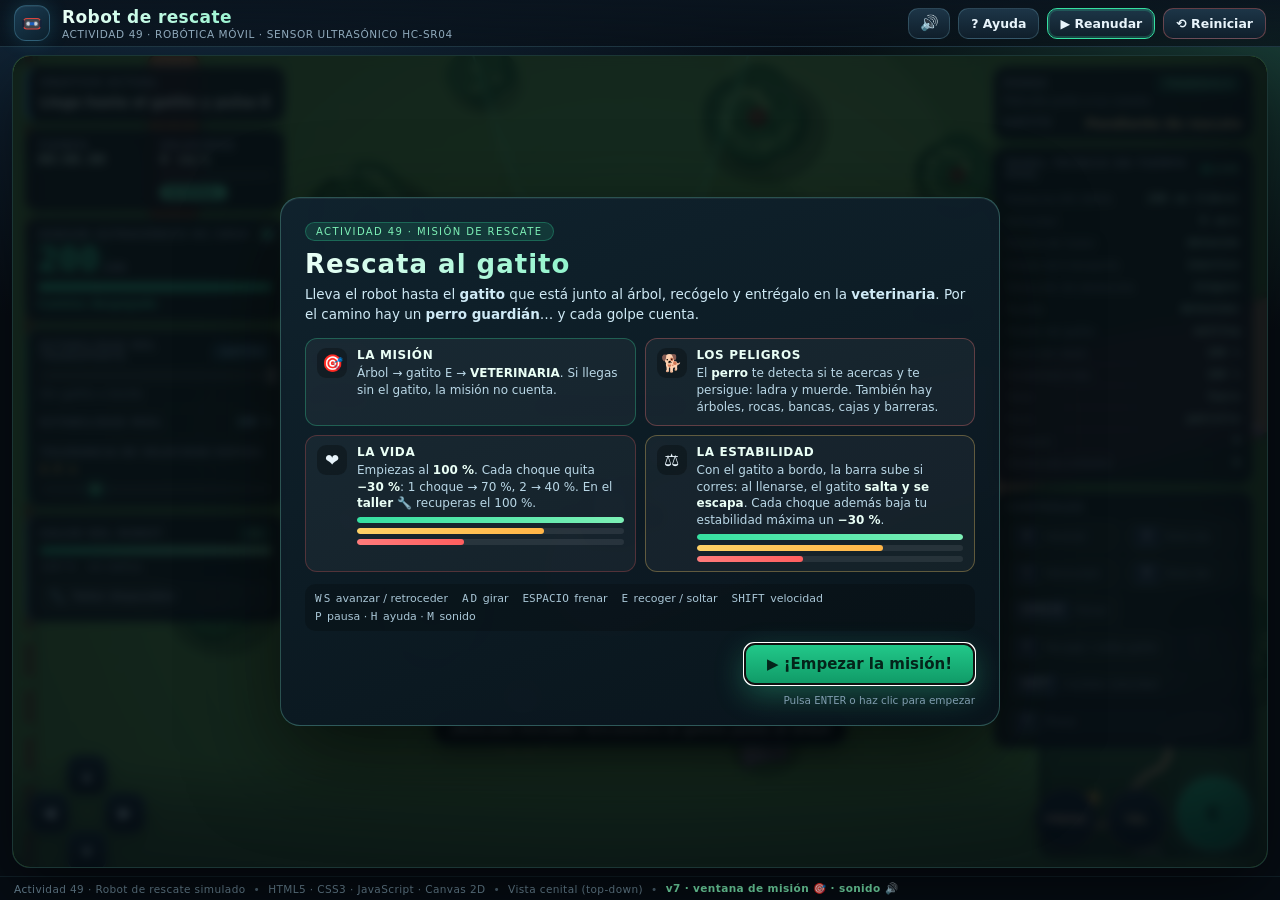
<file: index.html>
<!DOCTYPE html>
<html lang="es">
<head>
<meta charset="UTF-8" />
<meta http-equiv="refresh" content="0; url=games/49-robot-de-rescate/index.html" />
<title>Robot de rescate simulado</title>
<style>
  html, body { height: 100%; margin: 0; background: #070d14; color: #e8f4fb;
    font-family: "Trebuchet MS", system-ui, sans-serif; display: grid; place-items: center; }
  a { color: #7df0b6; }
</style>
<script>location.replace('games/49-robot-de-rescate/index.html');</script>
</head>
<body>
  <p>Cargando el juego… <a href="games/49-robot-de-rescate/index.html">Entrar al Robot de rescate</a></p>
</body>
</html>
</file>
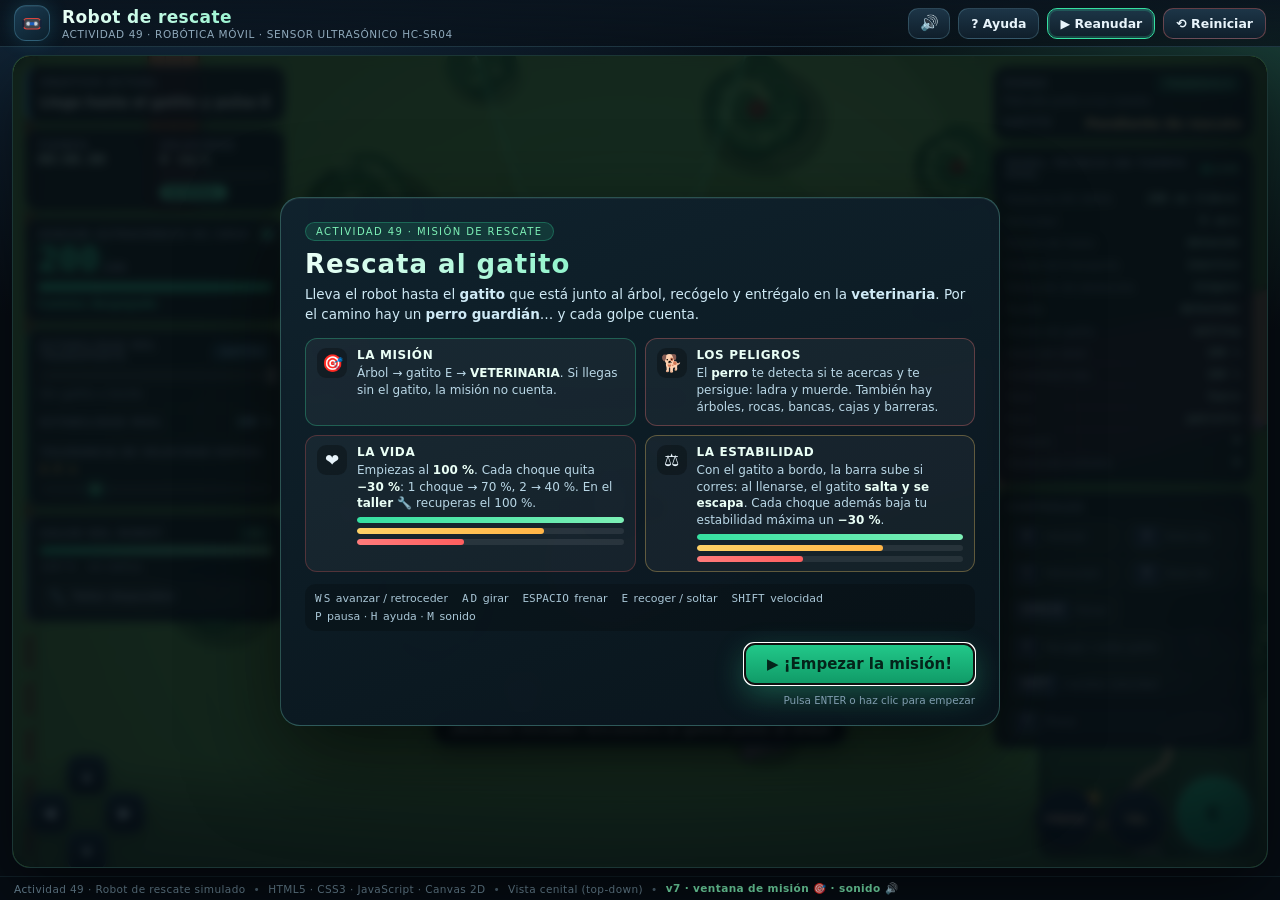
<file: games/49-robot-de-rescate/index.html>
<!DOCTYPE html>
<html lang="es">
<head>
<meta charset="UTF-8" />
<meta name="viewport" content="width=device-width, initial-scale=1.0, maximum-scale=1.0, user-scalable=no" />
<meta http-equiv="Cache-Control" content="no-store, no-cache, must-revalidate, max-age=0" />
<meta http-equiv="Pragma" content="no-cache" />
<meta http-equiv="Expires" content="0" />
<title>49. Robot de rescate simulado</title>
<meta name="description" content="Videojuego educativo: controla un robot móvil con sensor ultrasónico, rescata a un gatito y llévalo a la veterinaria." />
<link rel="stylesheet" href="css/game.css?v=2026-11-06-7" />
<link rel="icon" href="data:image/svg+xml,<svg xmlns='http://www.w3.org/2000/svg' viewBox='0 0 100 100'><text y='.9em' font-size='90'>🤖</text></svg>" />
</head>
<body>
<div id="app">

  <!-- ====== BARRA SUPERIOR ====== -->
  <header class="topbar">
    <div class="brand">
      <div class="brand-icon">
        <svg viewBox="0 0 64 64" aria-hidden="true">
          <rect x="10" y="20" width="44" height="28" rx="8" fill="#3f444b" stroke="#d9443e" stroke-width="3"/>
          <circle cx="22" cy="34" r="6" fill="#c9d3dd" stroke="#5c666f" stroke-width="2"/>
          <circle cx="42" cy="34" r="6" fill="#c9d3dd" stroke="#5c666f" stroke-width="2"/>
          <rect x="26" y="30" width="12" height="8" rx="2" fill="#1b5fbf"/>
          <rect x="6" y="24" width="6" height="20" rx="3" fill="#16233a"/>
          <rect x="52" y="24" width="6" height="20" rx="3" fill="#16233a"/>
        </svg>
      </div>
      <div class="brand-text">
        <h1>Robot de rescate <span>simulado</span></h1>
        <p>Actividad 49 · Robótica móvil · Sensor ultrasónico HC-SR04</p>
      </div>
    </div>

    <div class="topbar-actions">
      <button class="btn sound pulse" id="btn-sound" title="Activar o silenciar el sonido (M)" aria-label="Sonido">🔊</button>
      <button class="btn" id="btn-help" title="Instrucciones (H)">? Ayuda</button>
      <button class="btn" id="btn-pause">⏸ Pausa</button>
      <button class="btn danger" id="btn-reset">⟲ Reiniciar</button>
    </div>
  </header>

  <!-- ====== ÁREA PRINCIPAL ====== -->
  <main class="stage">
    <div class="canvas-wrap">
      <canvas id="game-canvas"></canvas>

      <!-- HUD flotante superior izquierdo -->
      <div class="hud hud-left">
        <div class="panel objective-panel">
          <div class="panel-label">Objetivo actual</div>
          <div class="objective" id="objective-text">Llega hasta el gatito y pulsa E</div>
        </div>

        <div class="panel stat-row">
          <div class="stat-cell">
            <div class="panel-label">Tiempo</div>
            <div class="mono" id="timer-value">00:00.00</div>
          </div>
          <div class="stat-cell">
            <div class="panel-label">Velocidad</div>
            <div class="mono"><span id="speed-value">0 cm/s</span></div>
            <div class="bar"><div class="bar-fill normal" id="speed-bar" style="width:0%"></div></div>
            <span class="mode-tag normal" id="speed-mode">NORMAL</span>
          </div>
        </div>

        <div class="panel sensor-panel">
          <div class="panel-head">
            <span class="panel-label">Sensor ultrasónico HC-SR04</span>
            <span class="dot clear" id="sensor-dot"></span>
          </div>
          <div class="sensor-readout">
            <span class="sensor-number clear" id="sensor-value">200</span>
            <span class="sensor-unit">cm</span>
          </div>
          <div class="sensor-track">
            <div class="sensor-range-fill clear" id="sensor-range"></div>
            <span class="sensor-tick" style="left:25%">20</span>
            <span class="sensor-tick" style="left:60%">50</span>
          </div>
          <div class="sensor-state clear" id="sensor-state">Camino despejado</div>
        </div>

        <div class="panel stability-panel" id="stability-panel">
          <div class="panel-head">
            <span class="panel-label">Estabilidad del transporte</span>
            <span class="cat-chip waiting" id="cat-chip">gatito</span>
          </div>
          <div class="bar tall cap-bar">
            <div class="bar-cap" id="stability-cap" style="left:100%"></div>
            <div class="bar-fill ok" id="stability-bar" style="width:0%"></div>
          </div>
          <div class="sub" id="stability-text">Sin gatito a bordo</div>
          <div class="cap-line">
            <span class="panel-label">Estabilidad máx.</span>
            <strong class="mono" id="stability-cap-text">100 %</strong>
          </div>
          <div class="tolerance-row">
            <label for="tolerance-range">Tolerancia de velocidad rápida</label>
            <span class="mono" id="tolerance-value">2.5 s</span>
            <input type="range" id="tolerance-range" min="1" max="8" step="0.5" value="2.5" />
          </div>
        </div>

        <div class="panel health-panel" id="health-panel">
          <div class="panel-head">
            <span class="panel-label">Salud del robot</span>
            <span class="health-tag ok" id="health-tag">OK</span>
          </div>
          <div class="bar"><div class="bar-fill ok" id="health-bar" style="width:100%"></div></div>
          <div class="sub" id="health-text">100 % · sin daños</div>
          <div class="workshop-row" id="workshop-row">
            <span class="ws-icon">🔧</span>
            <span id="workshop-text">Taller disponible</span>
          </div>
        </div>

      </div>

      <!-- HUD flotante superior derecho: panel técnico -->
      <div class="hud hud-right">
        <div class="panel dog-cat-panel">
          <div class="mini-row">
            <span class="panel-label">Perro</span>
            <span class="dog-tag safe" id="dog-tag">TRANQUILO</span>
          </div>
          <div class="sub" id="dog-text">Patrulla junto a su caseta</div>
          <div class="mini-row">
            <span class="panel-label">Gatito</span>
            <span class="cat-status" id="cat-status">Pendiente de rescate</span>
          </div>
        </div>

        <div class="panel tech-panel">
          <div class="panel-head">
            <span class="panel-label">Panel técnico en tiempo real</span>
            <span class="live"><span></span>LIVE</span>
          </div>
          <dl class="tech-list">
            <div><dt>Distancia (HC-SR04)</dt><dd id="tech-distance">200 cm</dd></div>
            <div><dt>Velocidad</dt><dd id="tech-speed">0 cm/s</dd></div>
            <div><dt>Estado del motor</dt><dd id="tech-motor">detenido</dd></div>
            <div><dt>Estado del transporte</dt><dd id="tech-transport">inactivo</dd></div>
            <div><dt>Detección de obstáculos</dt><dd id="tech-obstacle">ninguno</dd></div>
            <div><dt>Ruedas</dt><dd id="tech-wheels">detenidas</dd></div>
            <div><dt>Estado del gatito</dt><dd id="tech-cat">waiting</dd></div>
            <div><dt>Salud del robot</dt><dd id="tech-health">100 %</dd></div>
            <div><dt>Estabilidad máx.</dt><dd id="tech-cap">100 %</dd></div>
            <div><dt>Taller</dt><dd id="tech-workshop">fuera</dd></div>
            <div><dt>Perro</dt><dd id="tech-dog">patrulla</dd></div>
            <div><dt>Choques</dt><dd id="tech-collisions">0</dd></div>
            <div><dt>Obstáculos evitados</dt><dd id="tech-avoided">0</dd></div>
          </dl>
        </div>

        <div class="panel controls-panel">
          <div class="panel-label">Controles</div>
          <div class="keys">
            <div class="key" data-key="forward"><kbd>W</kbd><span>Avanzar</span></div>
            <div class="key" data-key="left"><kbd>A</kbd><span>Girar izq.</span></div>
            <div class="key" data-key="back"><kbd>S</kbd><span>Retroceder</span></div>
            <div class="key" data-key="right"><kbd>D</kbd><span>Girar der.</span></div>
            <div class="key" data-key="brake"><kbd>ESPACIO</kbd><span>Frenar</span></div>
            <div class="key wide"><kbd>E</kbd><span>Recoger / soltar gatito</span></div>
            <div class="key wide"><kbd>SHIFT</kbd><span>Cambiar velocidad</span></div>
            <div class="key wide"><kbd>P</kbd><span>Pausa</span></div>
          </div>
        </div>
      </div>

      <!-- Mensajes flotantes -->
      <div class="messages" id="messages"></div>

      <!-- Banner de advertencia -->
      <div class="banner" id="banner"></div>

      <!-- ====== CONTROLES TÁCTILES ====== -->
      <div class="touch-controls">
        <div class="dpad">
          <button class="tbtn up" data-hold="forward" aria-label="Avanzar">▲</button>
          <button class="tbtn left" data-hold="left" aria-label="Girar a la izquierda">◀</button>
          <button class="tbtn down" data-hold="back" aria-label="Retroceder">▼</button>
          <button class="tbtn right" data-hold="right" aria-label="Girar a la derecha">▶</button>
        </div>
        <div class="action-stack">
          <button class="tbtn big brake" data-hold="brake" aria-label="Frenar"><span>FRENO</span></button>
          <button class="tbtn big speed" id="btn-speed" aria-label="Cambiar velocidad"><span>VEL</span></button>
          <button class="tbtn big action" id="btn-action" aria-label="Recoger o soltar gatito"><span>E</span></button>
        </div>
      </div>


      <!-- ====== VENTANA DE BIENVENIDA (misión y reglas) ====== -->
      <div class="overlay intro show" id="intro-screen" role="dialog" aria-modal="true"
           aria-labelledby="intro-title">
        <div class="overlay-card intro-card">
          <div class="intro-badge">Actividad 49 · Misión de rescate</div>
          <h2 id="intro-title">Rescata al gatito</h2>
          <p class="intro-lead">
            Lleva el robot hasta el <strong>gatito</strong> que está junto al árbol, recógelo
            y entrégalo en la <strong>veterinaria</strong>. Por el camino hay un
            <strong>perro guardián</strong>… y cada golpe cuenta.
          </p>

          <div class="intro-grid">
            <div class="intro-item mission">
              <div class="intro-ico">🎯</div>
              <div>
                <h4>La misión</h4>
                <p>Árbol → gatito <kbd>E</kbd> → <strong>VETERINARIA</strong>.
                   Si llegas sin el gatito, la misión no cuenta.</p>
              </div>
            </div>

            <div class="intro-item danger">
              <div class="intro-ico">🐕</div>
              <div>
                <h4>Los peligros</h4>
                <p>El <strong>perro</strong> te detecta si te acercas y te persigue: ladra y
                   muerde. También hay árboles, rocas, bancas, cajas y barreras.</p>
              </div>
            </div>

            <div class="intro-item life">
              <div class="intro-ico">❤️</div>
              <div>
                <h4>La vida</h4>
                <p>Empiezas al <strong>100 %</strong>. Cada choque quita
                   <strong>−30 %</strong>: 1 choque → 70 %, 2 → 40 %. En el
                   <strong>taller 🔧</strong> recuperas el 100 %.</p>
                <div class="intro-bar"><span class="fill ok" style="width:100%"></span></div>
                <div class="intro-bar"><span class="fill warn" style="width:70%"></span></div>
                <div class="intro-bar"><span class="fill bad" style="width:40%"></span></div>
              </div>
            </div>

            <div class="intro-item stability">
              <div class="intro-ico">⚖️</div>
              <div>
                <h4>La estabilidad</h4>
                <p>Con el gatito a bordo, la barra sube si corres: al llenarse, el gatito
                   <strong>salta y se escapa</strong>. Cada choque además baja tu
                   estabilidad máxima un <strong>−30 %</strong>.</p>
                <div class="intro-bar"><span class="fill ok" style="width:100%"></span></div>
                <div class="intro-bar"><span class="fill warn" style="width:70%"></span></div>
                <div class="intro-bar"><span class="fill bad" style="width:40%"></span></div>
              </div>
            </div>
          </div>

          <div class="intro-keys">
            <span><kbd>W</kbd><kbd>S</kbd> avanzar / retroceder</span>
            <span><kbd>A</kbd><kbd>D</kbd> girar</span>
            <span><kbd>ESPACIO</kbd> frenar</span>
            <span><kbd>E</kbd> recoger / soltar</span>
            <span><kbd>SHIFT</kbd> velocidad</span>
            <span><kbd>P</kbd> pausa · <kbd>H</kbd> ayuda · <kbd>M</kbd> sonido</span>
          </div>

          <div class="overlay-actions intro-actions">
            <button class="btn primary big-start" id="btn-start">▶ ¡Empezar la misión!</button>
          </div>
          <p class="intro-foot">Pulsa <kbd>ENTER</kbd> o haz clic para empezar</p>
        </div>
      </div>

      <!-- ====== OVERLAY ====== -->
      <div class="overlay" id="overlay">
        <div class="overlay-card">
          <h2 id="overlay-title">¡MISIÓN CUMPLIDA!</h2>
          <p id="overlay-body"></p>
          <div class="overlay-stats" id="overlay-stats"></div>
          <div class="overlay-actions" id="overlay-actions"></div>
        </div>
      </div>

      <!-- ====== PANEL DE AYUDA ====== -->
      <aside class="help-panel" id="help-panel">
        <button class="help-close" id="btn-help-close" aria-label="Cerrar">×</button>
        <h3>Cómo jugar</h3>
        <p>Conduce el <strong>robot de rescate</strong> hasta el gatito que está junto al árbol,
           recógelo con <kbd>E</kbd> y llévalo hasta la <strong>veterinaria</strong>.</p>
        <ul>
          <li><kbd>W</kbd> / <kbd>S</kbd> avanzar y retroceder.</li>
          <li><kbd>A</kbd> / <kbd>D</kbd> girar a izquierda y derecha.</li>
          <li><kbd>ESPACIO</kbd> frenar. <kbd>E</kbd> recoger o soltar al gatito.</li>
          <li><kbd>SHIFT</kbd> (o el botón VEL) cambia entre velocidad normal y rápida.</li>
          <li><kbd>P</kbd> pausa · <kbd>R</kbd> reinicia.</li>
        </ul>
        <h3>El sensor ultrasónico</h3>
        <p>El HC-SR04 mide sólo lo que hay <em>delante</em> del robot, dentro de un cono de ±18°:</p>
        <ul>
          <li><span class="tag ok">&gt; 50 cm</span> camino despejado.</li>
          <li><span class="tag warn">20 – 50 cm</span> obstáculo cercano.</li>
          <li><span class="tag danger">&lt; 20 cm</span> obstáculo muy próximo.</li>
        </ul>
        <h3>El transporte del gatito</h3>
        <p>Puedes correr, pero no por mucho tiempo. Si llevas al gatito a velocidad rápida
           durante más de la <strong>tolerancia</strong> configurada, el indicador de
           inestabilidad sube y el gatito se soltará, volviendo al árbol.
           Baja la velocidad para que el indicador disminuya.</p>
        <h3>Choques y taller</h3>
        <p>Cada choque <strong>daña el robot</strong> y reduce la <strong>estabilidad máxima</strong>
           del transporte: con 3 choques o más sólo podrás alcanzar el 30 %.
           Ve al <strong>TALLER</strong> (junto a la ruta, a mitad de camino) y espera unos
           segundos dentro de la zona amarilla para volver al 100 %.</p>
        <h3>El perro guardián 🐕</h3>
        <p>Hay un perro junto a su caseta, a mitad del recorrido. <strong>Detecta al robot</strong>
           si entras en su cono de visión o te acercas demasiado (y te oye antes si corres).
           Si te detecta, <strong>te persigue</strong>, ladra y te muerde: pierdes salud y, si
           llevas al gatito, se asusta y puede caerse.</p>
        <p>Es más lento que tu robot en modo rápido: <strong>huye y rompe la línea de visión</strong>
           detrás de árboles y edificios. Si te alejas, te pierde y vuelve a su caseta.</p>
        <h3>Modelo real</h3>
        <p class="tiny">El robot del juego está inspirado en el prototipo físico del repositorio
           (chasis impreso en 3D, ruedas con aros rojos, plataforma metálica y HC-SR04 frontal).
           El gatito reproduce el sprite pixel-art de la imagen de referencia.</p>
        <div class="refs">
          <figure>
            <img src="assets/img/robot-real.jpg" alt="Prototipo real del robot de rescate" loading="lazy" />
            <figcaption>Prototipo del robot</figcaption>
          </figure>
          <figure>
            <img src="assets/img/gatito-referencia.png" alt="Sprite de referencia del gatito" loading="lazy" />
            <figcaption>Gatito de referencia</figcaption>
          </figure>
        </div>
      </aside>
    </div>
  </main>

  <footer class="footbar">
    <span>Actividad 49 · Robot de rescate simulado</span>
    <span class="sep">•</span>
    <span>HTML5 · CSS3 · JavaScript · Canvas 2D</span>
    <span class="sep">•</span>
    <span>Vista cenital (top-down)</span>
    <span class="sep">•</span>
    <span class="build" id="build-tag">v7 · ventana de misión 🎯 · sonido 🔊</span>
  </footer>
</div>

<script src="js/config.js?v=2026-11-06-7"></script>
<script src="js/level.js?v=2026-11-06-7"></script>
<script src="js/physics.js?v=2026-11-06-7"></script>
<script src="js/dog.js?v=2026-11-06-7"></script>
<script src="js/game.js?v=2026-11-06-7"></script>
<script src="js/sprites.js?v=2026-11-06-7"></script>
<script src="js/world.js?v=2026-11-06-7"></script>
<script src="js/render.js?v=2026-11-06-7"></script>
<script src="js/audio.js?v=2026-11-06-7"></script>
<script src="js/ui.js?v=2026-11-06-7"></script>
<script src="js/main.js?v=2026-11-06-7"></script>
</body>
</html>
</file>
<file: games/49-robot-de-rescate/css/game.css>
/* =========================================================
 * 49. Robot de rescate simulado — Estilos
 * ========================================================= */
:root {
  /* altura reservada abajo para los controles táctiles */
  --controls-band: 108px;
  --bg-0: #070d14;
  --bg-1: #0d1620;
  --panel: rgba(13, 24, 34, 0.82);
  --panel-brd: rgba(120, 200, 220, 0.18);
  --text: #e8f4fb;
  --muted: #8fa9bb;
  --accent: #35e0a1;
  --accent-2: #4fc3ff;
  --warn: #ffd166;
  --danger: #ff5f5f;
  --radius: 14px;
  --mono: "SFMono-Regular", ui-monospace, "Cascadia Mono", Consolas, monospace;
}

* { box-sizing: border-box; }

html, body {
  margin: 0;
  padding: 0;
  height: 100%;
  background: radial-gradient(1200px 700px at 15% -10%, #16324a 0%, transparent 60%),
              radial-gradient(900px 600px at 100% 0%, #1a4038 0%, transparent 55%),
              #070d14;
  color: var(--text);
  font-family: "Trebuchet MS", "Segoe UI", system-ui, -apple-system, sans-serif;
  overflow: hidden;
  -webkit-font-smoothing: antialiased;
}

#app {
  display: flex;
  flex-direction: column;
  height: 100vh;
  height: 100dvh;
}

/* ---------------- Barra superior ---------------- */
.topbar {
  display: flex;
  align-items: center;
  justify-content: space-between;
  gap: 16px;
  padding: 5px 14px;               /* cabecera compacta: más alto útil para el juego */
  min-height: 46px;
  background: linear-gradient(180deg, rgba(10, 20, 30, 0.95), rgba(8, 16, 24, 0.7));
  border-bottom: 1px solid var(--panel-brd);
  backdrop-filter: blur(10px);
  flex: 0 0 auto;
  z-index: 20;
}

.brand { display: flex; align-items: center; gap: 12px; min-width: 0; }
.brand-icon {
  width: 36px; height: 36px;
  border-radius: 12px;
  background: linear-gradient(145deg, #1a3c52, #0c1f2c);
  border: 1px solid rgba(120, 220, 255, 0.25);
  display: grid; place-items: center;
  box-shadow: 0 0 20px rgba(59, 208, 255, 0.18), inset 0 1px 0 rgba(255,255,255,0.06);
  flex: 0 0 auto;
}
.brand-icon svg { width: 24px; height: 24px; }

.brand-text h1 {
  margin: 0;
  font-size: 17px;
  letter-spacing: 0.4px;
  font-weight: 800;
  background: linear-gradient(90deg, #eafff6, #7ef0c4 60%, #5bc8ff);
  -webkit-background-clip: text;
  background-clip: text;
  color: transparent;
  white-space: nowrap;
}
.brand-text h1 span { font-weight: 500; opacity: 0.8; }
.brand-text p {
  margin: 1px 0 0;
  font-size: 10.5px;
  color: var(--muted);
  letter-spacing: 0.6px;
  text-transform: uppercase;
  white-space: nowrap;
  overflow: hidden;
  text-overflow: ellipsis;
}

.topbar-actions { display: flex; gap: 8px; flex: 0 0 auto; }

.btn {
  appearance: none;
  border: 1px solid rgba(140, 210, 230, 0.22);
  background: linear-gradient(180deg, rgba(30, 56, 74, 0.95), rgba(16, 32, 44, 0.95));
  color: var(--text);
  font: inherit;
  font-size: 12.5px;
  font-weight: 700;
  padding: 7px 12px;
  border-radius: 10px;
  cursor: pointer;
  transition: transform 0.12s ease, box-shadow 0.18s ease, border-color 0.18s ease, background 0.18s;
  text-decoration: none;
  display: inline-flex;
  align-items: center;
  gap: 6px;
  white-space: nowrap;
}
.btn:hover { border-color: rgba(90, 230, 180, 0.5); box-shadow: 0 6px 20px rgba(0,0,0,0.35); transform: translateY(-1px); }
.btn:active { transform: translateY(0) scale(0.98); }
.btn.primary {
  background: linear-gradient(180deg, #22c98a, #109a67);
  border-color: rgba(140, 255, 210, 0.5);
  color: #04241a;
}
.btn.danger { border-color: rgba(255, 120, 120, 0.35); }
.btn.danger:hover { border-color: rgba(255, 120, 120, 0.75); }
.btn.ghost { background: transparent; }
.btn.active { border-color: var(--accent); box-shadow: 0 0 0 2px rgba(53, 224, 161, 0.2) inset; }

/* ---------------- Escenario ---------------- */
.stage {
  flex: 1 1 auto;
  min-height: 0;
  padding: 8px 12px;
}

.canvas-wrap {
  position: relative;
  width: 100%;
  height: 100%;
  border-radius: 18px;
  overflow: hidden;
  border: 1px solid rgba(120, 200, 220, 0.16);
  box-shadow: 0 24px 70px rgba(0, 0, 0, 0.55), inset 0 0 60px rgba(0,0,0,0.4);
  background: #0a1a14;
}

#game-canvas { display: block; width: 100%; height: 100%; }

/* ---------------- HUD ---------------- */
.hud {
  position: absolute;
  top: 10px;
  display: flex;
  flex-direction: column;
  /* la banda inferior (--controls-band) queda libre para el dpad y los botones:
     el HUD nunca puede invadirla, así no hay solapes */
  max-height: calc(100% - var(--controls-band) - 18px);
  overflow-y: auto;
  overflow-x: hidden;
  gap: 7px;
  width: 262px;
  padding-right: 2px;
  z-index: 6;
  pointer-events: none;
  scrollbar-width: thin;
  scrollbar-color: rgba(120, 200, 220, 0.35) transparent;
}
.hud::-webkit-scrollbar { width: 6px; }
.hud::-webkit-scrollbar-thumb { background: rgba(120, 200, 220, 0.3); border-radius: 3px; }
.hud::-webkit-scrollbar-track { background: transparent; }
.hud-left { left: 12px; }
.hud-right { right: 12px; }

.panel {
  pointer-events: auto;
  background: var(--panel);
  border: 1px solid var(--panel-brd);
  border-radius: var(--radius);
  padding: 10px 12px;
  backdrop-filter: blur(9px);
  box-shadow: 0 8px 26px rgba(0, 0, 0, 0.35), inset 0 1px 0 rgba(255,255,255,0.05);
}

.panel-label {
  font-size: 10px;
  letter-spacing: 1.2px;
  text-transform: uppercase;
  color: var(--muted);
  font-weight: 700;
}

.panel-head { display: flex; align-items: center; justify-content: space-between; gap: 8px; }

.objective-panel { border-left: 3px solid var(--accent-2); }
.objective {
  margin-top: 5px;
  font-size: 13.5px;
  font-weight: 700;
  line-height: 1.35;
  color: #eafff8;
}

.stat-row { display: flex; gap: 10px; }
.stat-cell { flex: 1; min-width: 0; }
.mono { font-family: var(--mono); font-size: 14px; font-weight: 700; color: #cdf6e6; }

.bar {
  position: relative;
  height: 7px;
  border-radius: 99px;
  background: rgba(255, 255, 255, 0.09);
  margin-top: 5px;
  overflow: hidden;
}
.bar.tall { height: 11px; margin-top: 8px; }
.bar-fill {
  height: 100%;
  width: 0%;
  border-radius: 99px;
  transition: width 0.12s linear, background 0.2s;
  background: var(--accent);
}
.bar-fill.normal { background: linear-gradient(90deg, #2fd39a, #6ef0c4); }
.bar-fill.fast { background: linear-gradient(90deg, #ffb347, #ff7a45); }
.bar-fill.ok { background: linear-gradient(90deg, #2fd39a, #8ef7b6); }
.bar-fill.warn { background: linear-gradient(90deg, #ffcc55, #ffa53d); }
.bar-fill.danger { background: linear-gradient(90deg, #ff5555, #ff8f5a); }

.mode-tag {
  display: inline-block;
  margin-top: 6px;
  font-size: 9.5px;
  font-weight: 800;
  letter-spacing: 1.1px;
  padding: 2px 7px;
  border-radius: 6px;
}
.mode-tag.normal { color: #062a1f; background: #5df0b4; }
.mode-tag.fast { color: #2b1400; background: #ffb347; }

/* sensor */
.sensor-readout { display: flex; align-items: baseline; gap: 5px; margin-top: 2px; }
.sensor-number {
  font-family: var(--mono);
  font-size: 34px;
  font-weight: 800;
  line-height: 1;
  color: var(--accent);
  transition: color 0.15s;
  text-shadow: 0 0 18px rgba(53, 224, 161, 0.45);
}
.sensor-number.near { color: var(--warn); text-shadow: 0 0 18px rgba(255, 209, 102, 0.45); }
.sensor-number.danger { color: var(--danger); text-shadow: 0 0 18px rgba(255, 95, 95, 0.6); animation: pulseNum 0.5s infinite alternate; }
@keyframes pulseNum { from { opacity: 0.6; } to { opacity: 1; } }
.sensor-unit { font-size: 13px; color: var(--muted); font-weight: 700; }

.sensor-track {
  position: relative;
  height: 8px;
  margin-top: 7px;
  border-radius: 99px;
  background: linear-gradient(90deg, rgba(255,95,95,0.3) 0%, rgba(255,209,102,0.25) 30%, rgba(53,224,161,0.2) 65%, rgba(53,224,161,0.12) 100%);
  overflow: hidden;
}
.sensor-range-fill {
  position: absolute; left: 0; top: 0; bottom: 0;
  border-radius: 99px;
  background: var(--accent);
  transition: width 0.1s linear, background 0.2s;
  box-shadow: 0 0 12px currentColor;
}
.sensor-range-fill.near { background: var(--warn); }
.sensor-range-fill.danger { background: var(--danger); }
.sensor-tick {
  position: absolute; top: -1px; bottom: -1px;
  width: 1px; background: rgba(255,255,255,0.25);
  font-size: 0;
}

.sensor-state { margin-top: 6px; font-size: 11.5px; font-weight: 700; color: var(--accent); }
.sensor-state.near { color: var(--warn); }
.sensor-state.danger { color: var(--danger); }

.dot { width: 9px; height: 9px; border-radius: 50%; background: var(--accent); box-shadow: 0 0 10px currentColor; }
.dot.near { background: var(--warn); }
.dot.danger { background: var(--danger); animation: blink 0.45s infinite alternate; }
@keyframes blink { from { opacity: 0.25; } to { opacity: 1; } }

/* estabilidad */
.stability-panel { border-left: 3px solid rgba(53, 224, 161, 0.5); transition: border-color 0.2s, background 0.2s; }
.stability-panel.warning { border-left-color: var(--warn); background: rgba(48, 36, 12, 0.86); }
.stability-panel.critical { border-left-color: var(--danger); background: rgba(52, 16, 18, 0.9); animation: critPulse 0.6s infinite alternate; }
@keyframes critPulse { from { box-shadow: 0 0 0 rgba(255,80,80,0); } to { box-shadow: 0 0 22px rgba(255,80,80,0.45); } }

.cat-chip {
  font-size: 9.5px; font-weight: 800; letter-spacing: 0.8px; text-transform: uppercase;
  padding: 2px 7px; border-radius: 6px;
  background: rgba(90, 200, 255, 0.16); color: #9fdcff; border: 1px solid rgba(90,200,255,0.35);
}
.cat-chip.carried { background: rgba(255, 209, 102, 0.16); color: var(--warn); border-color: rgba(255,209,102,0.4); }
.cat-chip.delivered { background: rgba(53, 224, 161, 0.18); color: #7df0b6; border-color: rgba(53,224,161,0.45); }
.cat-chip.danger { background: rgba(255, 95, 95, 0.18); color: #ff8f8f; border-color: rgba(255,95,95,0.4); }

.sub { font-size: 11.5px; color: var(--muted); margin-top: 6px; }

.tolerance-row { margin-top: 9px; padding-top: 8px; border-top: 1px dashed rgba(255,255,255,0.12); }
.tolerance-row label { font-size: 10px; letter-spacing: 0.6px; text-transform: uppercase; color: var(--muted); display: block; font-weight: 700; }
.tolerance-row .mono { font-size: 12px; color: var(--warn); }

input[type="range"] {
  -webkit-appearance: none;
  appearance: none;
  width: 100%;
  height: 5px;
  margin-top: 6px;
  border-radius: 99px;
  background: rgba(255,255,255,0.14);
  outline: none;
  cursor: pointer;
}
input[type="range"]::-webkit-slider-thumb {
  -webkit-appearance: none;
  width: 15px; height: 15px;
  border-radius: 50%;
  background: linear-gradient(180deg, #8ef7b6, #22c98a);
  border: 2px solid #08291d;
  box-shadow: 0 0 10px rgba(53,224,161,0.6);
}
input[type="range"]::-moz-range-thumb {
  width: 13px; height: 13px; border-radius: 50%;
  background: #22c98a; border: 2px solid #08291d;
}

.cat-status { font-size: 13px; font-weight: 700; margin-top: 3px; color: #ffe9a8; }

/* barra con techo (estabilidad máxima) */
.cap-bar { overflow: visible; position: relative; }
.bar-cap {
  position: absolute;
  top: -3px; bottom: -3px;
  width: 3px;
  background: rgba(255, 255, 255, 0.85);
  border-radius: 2px;
  box-shadow: 0 0 8px rgba(255, 255, 255, 0.7);
  transition: left 0.2s ease;
  transform: translateX(-50%);
  z-index: 2;
}
.cap-line {
  display: flex; align-items: center; justify-content: space-between;
  margin-top: 7px;
  padding-top: 6px;
  border-top: 1px dashed rgba(255,255,255,0.12);
}
.cap-line .mono { font-size: 12px; color: #9fe8ff; }
.bar-fill.capped { background: linear-gradient(90deg, #ff8f5a, #ffb347); }

/* perro guardián */
.dog-panel { border-left: 3px solid rgba(255, 170, 90, 0.5); transition: border-color 0.2s, background 0.2s; }
.dog-panel.chase { border-left-color: var(--danger); background: rgba(58, 14, 16, 0.92); animation: critPulse 0.5s infinite alternate; }
.dog-panel.alert { border-left-color: var(--warn); background: rgba(48, 34, 10, 0.9); }
.dog-tag {
  font-size: 9.5px; font-weight: 800; letter-spacing: 0.8px; text-transform: uppercase;
  padding: 2px 7px; border-radius: 6px;
}
.dog-tag.safe { background: rgba(53,224,161,0.16); color: #7df0b6; border: 1px solid rgba(53,224,161,0.4); }
.dog-tag.near { background: rgba(255,209,102,0.16); color: #ffd166; border: 1px solid rgba(255,209,102,0.4); }
.dog-tag.alert { background: rgba(255,170,90,0.2); color: #ffc37a; border: 1px solid rgba(255,170,90,0.5); }
.dog-tag.chase { background: rgba(255,95,95,0.22); color: #ff9f9f; border: 1px solid rgba(255,95,95,0.55); animation: blink 0.5s infinite alternate; }

/* salud del robot */
.health-panel { border-left: 3px solid rgba(120, 210, 255, 0.5); transition: border-color 0.2s; }
.health-panel.low { border-left-color: var(--danger); background: rgba(52, 16, 18, 0.88); }
.health-panel.mid { border-left-color: var(--warn); background: rgba(46, 34, 12, 0.86); }
.health-tag {
  font-size: 9.5px; font-weight: 800; letter-spacing: 0.8px; text-transform: uppercase;
  padding: 2px 7px; border-radius: 6px;
}
.health-tag.ok { background: rgba(53,224,161,0.16); color: #7df0b6; border: 1px solid rgba(53,224,161,0.4); }
.health-tag.mid { background: rgba(255,209,102,0.16); color: #ffd166; border: 1px solid rgba(255,209,102,0.4); }
.health-tag.low { background: rgba(255,95,95,0.18); color: #ff9f9f; border: 1px solid rgba(255,95,95,0.45); }

.workshop-row {
  display: flex; align-items: center; gap: 7px;
  margin-top: 8px; padding: 6px 8px;
  border-radius: 8px;
  font-size: 11px; font-weight: 700;
  background: rgba(255, 255, 255, 0.05);
  color: var(--muted);
  border: 1px solid rgba(255,255,255,0.08);
}
.workshop-row .ws-icon { font-size: 13px; }
.workshop-row.needed {
  background: rgba(255, 205, 80, 0.14);
  border-color: rgba(255, 205, 80, 0.45);
  color: #ffe0a0;
  animation: wsPulse 0.9s infinite alternate;
}
.workshop-row.active {
  background: rgba(53, 224, 161, 0.16);
  border-color: rgba(53, 224, 161, 0.55);
  color: #b7ffe1;
}
@keyframes wsPulse { from { box-shadow: 0 0 0 rgba(255,205,80,0); } to { box-shadow: 0 0 16px rgba(255,205,80,0.35); } }

/* panel técnico */
.live {
  display: inline-flex; align-items: center; gap: 5px;
  font-size: 9px; font-weight: 800; letter-spacing: 1px; color: #7df0b6;
}
.live span { width: 6px; height: 6px; border-radius: 50%; background: #35e0a1; animation: blink 1s infinite alternate; box-shadow: 0 0 8px #35e0a1; }

.tech-list { margin: 8px 0 0; display: flex; flex-direction: column; gap: 0; }
.tech-list > div {
  display: flex; align-items: center; justify-content: space-between; gap: 8px;
  padding: 4px 0;
  border-bottom: 1px dashed rgba(255,255,255,0.07);
}
.tech-list > div:last-child { border-bottom: 0; }
.tech-list dt { font-size: 10.5px; color: var(--muted); margin: 0; }
.tech-list dd {
  margin: 0; font-family: var(--mono); font-size: 11px; font-weight: 700;
  color: #b8f7e0; text-align: right;
}

/* controles */
.keys { display: grid; grid-template-columns: 1fr 1fr; gap: 6px; margin-top: 8px; }
.key {
  display: flex; align-items: center; gap: 6px;
  background: rgba(255,255,255,0.04);
  border: 1px solid rgba(255,255,255,0.08);
  border-radius: 8px;
  padding: 5px 7px;
  transition: background 0.1s, border-color 0.1s, transform 0.1s;
}
.key.wide { grid-column: span 2; }
.key kbd {
  font-family: var(--mono);
  font-size: 10px;
  font-weight: 800;
  background: linear-gradient(180deg, #335062, #1b2c39);
  border: 1px solid rgba(150, 220, 255, 0.25);
  border-bottom-width: 3px;
  border-radius: 6px;
  padding: 2px 6px;
  color: #eafcff;
  min-width: 26px;
  text-align: center;
}
.key span { font-size: 10px; color: var(--muted); }
.key.pressed {
  background: rgba(53, 224, 161, 0.16);
  border-color: rgba(53, 224, 161, 0.55);
  transform: translateY(1px);
}
.key.pressed kbd { background: linear-gradient(180deg, #3ef0b4, #10a273); color: #04241a; border-color: #7df0b6; }
.key.pressed span { color: #b9ffe4; }

/* ---------------- Mensajes y banner ---------------- */
.messages {
  position: absolute;
  left: 50%;
  bottom: 122px;
  transform: translateX(-50%);
  display: flex;
  flex-direction: column;
  align-items: center;
  gap: 6px;
  z-index: 8;
  pointer-events: none;
  width: min(560px, 80%);
}
.msg {
  animation: msgIn 0.22s ease-out;
  transition: opacity 0.35s linear;
  font-size: 13px;
  font-weight: 700;
  padding: 8px 16px;
  border-radius: 99px;
  background: rgba(10, 24, 32, 0.9);
  border: 1px solid rgba(120, 210, 235, 0.3);
  color: #dff6ff;
  box-shadow: 0 8px 24px rgba(0,0,0,0.4);
  text-align: center;
  backdrop-filter: blur(6px);
}
.msg.ok { border-color: rgba(53, 224, 161, 0.6); color: #b7ffe1; }
.msg.warn { border-color: rgba(255, 209, 102, 0.65); color: #ffeab5; }
.msg.danger { border-color: rgba(255, 95, 95, 0.7); color: #ffc7c7; background: rgba(48, 12, 14, 0.92); }

/* Pop-up grande de choque: imposible de perder de vista */
.msg.msg-big {
  font-size: 16px;
  padding: 12px 24px;
  border-width: 2px;
  border-radius: 14px;
  color: #fff0f0;
  background: linear-gradient(180deg, rgba(96, 16, 20, 0.97), rgba(52, 8, 10, 0.97));
  box-shadow: 0 0 34px rgba(255, 70, 70, 0.45), 0 12px 34px rgba(0,0,0,0.5);
  animation: msgIn 0.2s ease-out, msgShake 0.45s ease-in-out 0.2s;
  letter-spacing: 0.2px;
}
@keyframes msgShake {
  0%, 100% { transform: translateX(0); }
  20% { transform: translateX(-6px); }
  40% { transform: translateX(5px); }
  60% { transform: translateX(-3px); }
  80% { transform: translateX(2px); }
}
@keyframes msgIn { from { opacity: 0; transform: translateY(8px) scale(0.96); } to { opacity: 1; transform: none; } }

.banner {
  position: absolute;
  top: 16px;
  left: 50%;
  transform: translateX(-50%) translateY(-16px);
  z-index: 9;
  padding: 10px 22px;
  border-radius: 12px;
  font-size: 15px;
  font-weight: 800;
  letter-spacing: 0.3px;
  opacity: 0;
  pointer-events: none;
  transition: opacity 0.18s, transform 0.18s;
  background: rgba(12, 26, 34, 0.94);
  border: 1px solid rgba(120, 210, 235, 0.4);
  color: #dff6ff;
  box-shadow: 0 10px 30px rgba(0,0,0,0.45);
  white-space: nowrap;
  max-width: 92%;
  overflow: hidden;
  text-overflow: ellipsis;
}
.banner.show { opacity: 1; transform: translateX(-50%) translateY(0); }
.banner.warn { border-color: rgba(255, 209, 102, 0.75); color: #ffeab5; background: rgba(44, 33, 8, 0.95); }
.banner.danger { border-color: rgba(255, 95, 95, 0.85); color: #ffd0d0; background: rgba(52, 12, 14, 0.96); animation: bannerPulse 0.6s infinite alternate; }
@keyframes bannerPulse { from { box-shadow: 0 0 0 rgba(255,80,80,0); } to { box-shadow: 0 0 28px rgba(255,80,80,0.5); } }

/* ---------------- Controles táctiles ---------------- */
.touch-controls {
  position: absolute;
  left: 0; right: 0; bottom: 0;
  height: var(--controls-band);
  display: flex;
  align-items: center;
  justify-content: space-between;
  padding: 0 16px;
  z-index: 7;
  pointer-events: none;
  /* degradado suave para que los botones se lean sobre el mapa */
  background: linear-gradient(180deg, rgba(4, 12, 18, 0) 0%, rgba(4, 12, 18, 0.30) 55%, rgba(4, 12, 18, 0.45) 100%);
}

.dpad {
  position: relative;
  width: 116px;
  height: 116px;
  pointer-events: auto;
}
.tbtn {
  position: absolute;
  width: 40px; height: 40px;
  border-radius: 12px;
  border: 1px solid rgba(140, 220, 245, 0.28);
  background: linear-gradient(180deg, rgba(24, 48, 64, 0.9), rgba(11, 24, 34, 0.92));
  color: #d8f6ff;
  font-size: 15px;
  font-weight: 800;
  cursor: pointer;
  display: grid;
  place-items: center;
  touch-action: none;
  user-select: none;
  -webkit-user-select: none;
  box-shadow: 0 4px 16px rgba(0, 0, 0, 0.4);
  transition: transform 0.08s, background 0.1s, border-color 0.1s;
  backdrop-filter: blur(6px);
}
.tbtn:active, .tbtn.active {
  background: linear-gradient(180deg, rgba(60, 220, 165, 0.9), rgba(10, 140, 95, 0.95));
  border-color: #8ef7b6;
  color: #04241a;
  transform: scale(0.94);
}
.dpad .up { top: 0; left: 38px; }
.dpad .left { top: 38px; left: 0; }
.dpad .right { top: 38px; left: 76px; }
.dpad .down { top: 76px; left: 38px; }

.action-stack { display: flex; gap: 9px; align-items: flex-end; pointer-events: auto; }
.tbtn.big {
  position: static;
  width: 62px; height: 62px;
  border-radius: 50%;
  font-size: 11px;
  letter-spacing: 0.5px;
}
.tbtn.big.brake { border-color: rgba(255, 160, 90, 0.4); color: #ffd9b8; }
.tbtn.big.speed { border-color: rgba(255, 209, 102, 0.45); color: #ffe9a8; }
.tbtn.big.speed.active { background: linear-gradient(180deg, #ffc861, #de8c1a); color: #2b1400; border-color: #ffe0a0; }
.tbtn.big.action {
  width: 74px; height: 74px;
  background: linear-gradient(180deg, rgba(34, 201, 138, 0.95), rgba(12, 128, 88, 0.95));
  border-color: rgba(160, 255, 215, 0.6);
  color: #04241a;
  font-size: 20px;
  font-weight: 900;
  box-shadow: 0 0 26px rgba(53, 224, 161, 0.35);
}

/* ---------------- Overlay ---------------- */
.overlay {
  position: absolute;
  inset: 0;
  z-index: 30;
  display: grid;
  place-items: center;
  background: rgba(4, 10, 16, 0.72);
  backdrop-filter: blur(5px);
  opacity: 0;
  pointer-events: none;
  transition: opacity 0.25s;
  padding: 20px;
}
.overlay.show { opacity: 1; pointer-events: auto; }
.overlay-card {
  width: min(560px, 92%);
  background: linear-gradient(160deg, rgba(16, 34, 46, 0.98), rgba(9, 20, 28, 0.98));
  border: 1px solid rgba(120, 220, 200, 0.3);
  border-radius: 20px;
  padding: 26px 26px 22px;
  text-align: center;
  box-shadow: 0 30px 90px rgba(0,0,0,0.6), inset 0 1px 0 rgba(255,255,255,0.06);
  transform: translateY(10px) scale(0.98);
  transition: transform 0.25s;
}
.overlay.show .overlay-card { transform: translateY(0) scale(1); }
.overlay.win .overlay-card {
  border-color: rgba(120, 255, 200, 0.55);
  box-shadow: 0 0 70px rgba(53, 224, 161, 0.22), 0 30px 90px rgba(0,0,0,0.6);
}
.overlay-card h2 {
  margin: 0 0 10px;
  font-size: 30px;
  letter-spacing: 1px;
  background: linear-gradient(90deg, #eafff6, #6ff0bc 55%, #5bc8ff);
  -webkit-background-clip: text; background-clip: text; color: transparent;
}
.overlay-card p { margin: 0 0 16px; color: #c8e6f2; font-size: 14.5px; line-height: 1.5; }
.overlay-stats {
  display: grid;
  grid-template-columns: 1fr 1fr;
  gap: 8px;
  margin-bottom: 18px;
}
.overlay-stats .stat {
  display: flex; flex-direction: column; gap: 3px;
  background: rgba(255,255,255,0.05);
  border: 1px solid rgba(255,255,255,0.08);
  border-radius: 10px;
  padding: 9px 11px;
}
.overlay-stats .stat span { font-size: 10px; text-transform: uppercase; letter-spacing: 0.8px; color: var(--muted); }
.overlay-stats .stat strong { font-family: var(--mono); font-size: 15px; color: #8ef7b6; }
.overlay-actions { display: flex; gap: 10px; justify-content: center; flex-wrap: wrap; }


/* ---------------- Ventana de bienvenida (misión y reglas) ---------------- */
.overlay.intro { z-index: 32; background: rgba(4, 10, 16, 0.82); }
.intro-card {
  width: min(720px, 94%);
  text-align: left;
  padding: 22px 24px 16px;
  max-height: calc(100% - 12px);
  overflow-y: auto;
  scrollbar-width: thin;
}
.intro-badge {
  display: inline-block;
  font-size: 10px;
  letter-spacing: 1.4px;
  text-transform: uppercase;
  color: #7df0b6;
  background: rgba(53, 224, 161, 0.12);
  border: 1px solid rgba(53, 224, 161, 0.28);
  border-radius: 999px;
  padding: 3px 10px;
  margin-bottom: 8px;
}
.intro-card h2 { font-size: 26px; margin: 0 0 6px; text-align: left; }
.intro-lead {
  margin: 0 0 14px !important;
  color: #cfeaf6 !important;
  font-size: 13.5px !important;
  line-height: 1.45 !important;
}
.intro-grid {
  display: grid;
  grid-template-columns: 1fr 1fr;
  gap: 9px;
  margin-bottom: 12px;
}
.intro-item {
  display: flex;
  gap: 10px;
  padding: 9px 11px;
  border-radius: 12px;
  background: rgba(255, 255, 255, 0.045);
  border: 1px solid rgba(120, 200, 220, 0.14);
}
.intro-item h4 {
  margin: 0 0 3px;
  font-size: 12px;
  letter-spacing: 0.6px;
  text-transform: uppercase;
  color: #eafff6;
}
.intro-item p { margin: 0 !important; font-size: 12px !important; line-height: 1.4 !important; color: #b9d7e6 !important; }
.intro-item strong { color: #eafff6; }
.intro-ico {
  flex: 0 0 auto;
  width: 30px; height: 30px;
  display: grid; place-items: center;
  font-size: 17px;
  border-radius: 9px;
  background: rgba(0, 0, 0, 0.28);
}
.intro-item.mission { border-color: rgba(53, 224, 161, 0.3); }
.intro-item.danger { border-color: rgba(255, 120, 120, 0.32); }
.intro-item.life { border-color: rgba(255, 95, 95, 0.26); }
.intro-item.stability { border-color: rgba(255, 209, 102, 0.32); }
.intro-item .intro-bar {
  height: 6px;
  margin-top: 5px;
  border-radius: 999px;
  background: rgba(255, 255, 255, 0.08);
  overflow: hidden;
}
.intro-item .intro-bar .fill { display: block; height: 100%; border-radius: 999px; }
.intro-item .intro-bar .fill.ok { background: linear-gradient(90deg, #35e0a1, #7df0b6); }
.intro-item .intro-bar .fill.warn { background: linear-gradient(90deg, #ffd166, #ffb547); }
.intro-item .intro-bar .fill.bad { background: linear-gradient(90deg, #ff7b7b, #ff5f5f); }
.intro-keys {
  display: flex;
  flex-wrap: wrap;
  gap: 5px 14px;
  padding: 8px 10px;
  margin-bottom: 12px;
  border-radius: 10px;
  background: rgba(0, 0, 0, 0.22);
  font-size: 11px;
  color: #a9c6d6;
}
.intro-keys kbd { margin-right: 2px; }
.intro-actions { justify-content: flex-end; }
.btn.big-start {
  font-size: 15px;
  padding: 11px 22px;
  background: linear-gradient(180deg, #22c98a, #109a67);
  border-color: rgba(140, 255, 210, 0.55);
  color: #04241a;
  box-shadow: 0 10px 30px rgba(53, 224, 161, 0.3);
}
.intro-foot {
  margin: 8px 0 0 !important;
  text-align: right;
  font-size: 10.5px !important;
  color: #7f9cae !important;
}

/* En ventanas bajas la rejilla pasa a una columna y se compacta */
@media (max-height: 780px) {
  .intro-card { padding: 16px 18px 12px; }
  .intro-card h2 { font-size: 21px; }
  .intro-lead { margin-bottom: 9px !important; font-size: 12px !important; }
  .intro-grid { gap: 6px; margin-bottom: 8px; }
  .intro-item { padding: 6px 9px; gap: 8px; }
  .intro-item p { font-size: 11px !important; }
  .intro-ico { width: 26px; height: 26px; font-size: 15px; }
  .intro-keys { font-size: 10px; padding: 6px 8px; margin-bottom: 8px; }
  .btn.big-start { font-size: 13.5px; padding: 9px 18px; }
}
@media (max-height: 700px), (max-width: 700px) {
  .intro-grid { grid-template-columns: 1fr; }
  .intro-keys { display: none; }
}

/* ---------------- Panel de ayuda ---------------- */
.help-panel {
  position: absolute;
  top: 0; right: 0; bottom: 0;
  width: min(380px, 92%);
  background: linear-gradient(180deg, rgba(11, 24, 34, 0.98), rgba(7, 16, 23, 0.98));
  border-left: 1px solid rgba(120, 220, 200, 0.22);
  padding: 22px 22px 26px;
  overflow-y: auto;
  transform: translateX(102%);
  transition: transform 0.28s cubic-bezier(0.2, 0.9, 0.3, 1);
  z-index: 25;
  box-shadow: -20px 0 60px rgba(0,0,0,0.5);
}
.help-panel.open { transform: translateX(0); }
.help-panel h3 {
  font-size: 13px; text-transform: uppercase; letter-spacing: 1.2px;
  color: var(--accent); margin: 18px 0 7px;
}
.help-panel h3:first-of-type { margin-top: 6px; }
.help-panel p { font-size: 13.5px; line-height: 1.55; color: #c3dfec; margin: 0 0 8px; }
.help-panel ul { margin: 0 0 8px; padding-left: 18px; }
.help-panel li { font-size: 13px; line-height: 1.65; color: #b6d4e2; }
.help-panel kbd {
  font-family: var(--mono); font-size: 10.5px; font-weight: 800;
  background: linear-gradient(180deg, #335062, #1b2c39);
  border: 1px solid rgba(150, 220, 255, 0.25);
  border-bottom-width: 2px; border-radius: 5px;
  padding: 1px 5px; color: #eafcff;
}
.help-panel .tiny { font-size: 11.5px; color: #7f9aab; font-style: italic; }
.help-close {
  position: absolute; top: 12px; right: 14px;
  width: 32px; height: 32px; border-radius: 9px;
  background: rgba(255,255,255,0.07);
  border: 1px solid rgba(255,255,255,0.12);
  color: #dff6ff; font-size: 20px; line-height: 1;
  cursor: pointer;
}
.tag { font-size: 10.5px; font-weight: 800; padding: 1px 6px; border-radius: 5px; }
.refs { display: grid; grid-template-columns: 1fr 1fr; gap: 8px; margin: 6px 0 4px; }
.refs figure { margin: 0; }
.refs img {
  width: 100%; height: 96px; object-fit: cover;
  border-radius: 9px; border: 1px solid rgba(120, 220, 200, 0.25);
  background: #0b1a12;
}
.refs figcaption { font-size: 10px; color: #7f9aab; margin-top: 4px; text-align: center; }

.tag.ok { background: rgba(53,224,161,0.2); color: #7df0b6; }
.tag.warn { background: rgba(255,209,102,0.2); color: #ffd166; }
.tag.danger { background: rgba(255,95,95,0.2); color: #ff8f8f; }

/* ---------------- Pie ---------------- */
.footbar {
  flex: 0 0 auto;
  display: flex;
  align-items: center;
  gap: 8px;
  padding: 5px 14px;
  font-size: 10.5px;
  color: #6f8b9c;
  letter-spacing: 0.4px;
  border-top: 1px solid rgba(120, 200, 220, 0.1);
  background: rgba(6, 13, 20, 0.7);
}
.footbar .sep { opacity: 0.5; }
.footbar .build { color: #7df0b6; font-weight: 700; }

/* ---------------- Fila compacta perro + gatito ---------------- */
.dog-cat-panel { padding: 6px 10px; }
.mini-row {
  display: flex; align-items: center; justify-content: space-between;
  gap: 8px; padding: 2px 0;
}
.mini-row + .sub { margin-top: 0; }
.dog-cat-panel .sub { padding: 0 0 3px; }

/* ---------------- Botón de sonido ---------------- */
.btn.sound { padding: 7px 10px; font-size: 15px; line-height: 1; min-width: 42px; justify-content: center; }
.btn.sound.off { opacity: 0.55; border-color: rgba(255, 120, 120, 0.35); }
.btn.sound.pulse { animation: soundPulse 1.6s ease-in-out infinite; }
@keyframes soundPulse {
  0%, 100% { box-shadow: 0 0 0 rgba(53, 224, 161, 0); }
  50% { box-shadow: 0 0 14px rgba(53, 224, 161, 0.55); }
}

/* ---------------- Responsive ---------------- */
@media (max-width: 1180px) {
  .hud { width: 232px; }
  .brand-text h1 { font-size: 16px; }
  .brand-text p { font-size: 10px; }
  .tech-list dt { font-size: 10px; }
  .tech-list dd { font-size: 10.5px; }
}

@media (max-width: 940px) {
  .hud-right .controls-panel { display: none; }
  .health-panel .workshop-row { display: none; }
  .hud-right { width: 206px; }
  .hud-left { width: 214px; }
  .sensor-number { font-size: 28px; }
  .tech-list > div:nth-child(n+7) { display: none; }
}

@media (max-width: 760px) {
  .topbar { padding: 8px 10px; gap: 8px; }
  .brand-text p { display: none; }
  .brand-text h1 { font-size: 14px; }
  .brand-icon { width: 34px; height: 34px; }
  .brand-icon svg { width: 24px; height: 24px; }
  .topbar-actions .btn { font-size: 11px; padding: 7px 10px; }
  .topbar-actions .btn.ghost { display: none; }
  .stage { padding: 6px; }
  .canvas-wrap { border-radius: 12px; }
  .hud { width: 168px; gap: 6px; top: 8px; }
  .hud-left { left: 8px; }
  .hud-right { right: 8px; }
  .hud-right { width: 150px; }
  .panel { padding: 7px 9px; border-radius: 10px; }
  .objective { font-size: 11px; }
  .panel-label { font-size: 8.5px; letter-spacing: 0.8px; }
  .mono { font-size: 11.5px; }
  .sensor-number { font-size: 24px; }
  .sensor-state { font-size: 10px; }
  .cat-status { font-size: 11px; }
  .sub { font-size: 10px; }
  .tolerance-row { display: none; }
  .cat-panel { display: none; }
  .messages { bottom: 150px; width: 88%; }
  .msg { font-size: 11px; padding: 6px 12px; }
  .banner { font-size: 12px; padding: 8px 14px; white-space: normal; text-align: center; }
  .dpad { width: 116px; height: 116px; }
  .tbtn { width: 38px; height: 38px; border-radius: 10px; }
  .dpad .up { left: 39px; } .dpad .left { top: 39px; } .dpad .right { top: 39px; left: 78px; } .dpad .down { top: 78px; left: 39px; }
  .tbtn.big { width: 52px; height: 52px; font-size: 9.5px; }
  .tbtn.big.action { width: 62px; height: 62px; font-size: 17px; }
  .footbar { display: none; }
  .overlay-card h2 { font-size: 22px; }
}

@media (max-height: 820px) {
  /* Portátiles y ventanas bajas: HUD y controles se compactan para que
     quepan los seis paneles sin tapar el dpad ni los botones de acción. */
  :root { --controls-band: 96px; }
  .hud { gap: 5px; width: 244px; }
  .hud-right { width: 244px; }
  .panel { padding: 6px 9px; border-radius: 10px; }
  .panel-label { font-size: 9px; letter-spacing: 0.7px; }
  .objective { font-size: 12px; padding: 6px 8px; }
  .sensor-number { font-size: 26px; }
  .tech-list > div { padding: 2px 0; }
  .tech-list dt { font-size: 9.5px; }
  .tech-list dd { font-size: 10px; }
  .stat-row { gap: 6px; }
  .mono { font-size: 12px; }
  .cat-status { font-size: 11px; }
  .sub { font-size: 10px; }
  .bar { height: 7px; }
  .messages { bottom: calc(var(--controls-band) + 12px); }
  .help-panel { max-height: calc(100% - 24px); overflow-y: auto; }
}

@media (max-height: 700px) {
  :root { --controls-band: 88px; }
  .topbar { min-height: 40px; padding: 3px 12px; }
  .brand-text p { display: none; }
  .brand-text h1 { font-size: 15px; }
  .footbar { display: none; }
  .hud { width: 222px; gap: 4px; top: 8px; }
  .hud-right { width: 222px; }
  .panel { padding: 5px 8px; }
  .objective { font-size: 11px; }
  .sensor-number { font-size: 22px; }
  .tech-list > div:nth-child(n+8) { display: none; }
  .cat-panel, .tolerance-row { display: none; }
  .messages { bottom: calc(var(--controls-band) + 10px); }
  .dpad { width: 104px; height: 104px; }
  .tbtn { width: 36px; height: 36px; }
  .dpad .up { left: 34px; } .dpad .left { top: 34px; } .dpad .right { top: 34px; left: 68px; } .dpad .down { top: 68px; left: 34px; }
  .tbtn.big { width: 56px; height: 56px; }
  .tbtn.big.action { width: 64px; height: 64px; }
}

@media (max-height: 600px) {
  .cat-panel, .tolerance-row, .workshop-row { display: none; }
  .messages { bottom: calc(var(--controls-band) + 6px); }
}

/* Ajuste automático si aun así el HUD no cabe (lo activa main.js) */
body.hud-tight .tolerance-row,
body.hud-tight .workshop-row { display: none; }
body.hud-tight .objective { font-size: 11px; }
body.hud-tight .panel { padding: 5px 8px; }
body.hud-tight .hud { gap: 4px; }
body.hud-tighter .stat-row { display: none; }
body.hud-tighter .tech-list > div:nth-child(n+7) { display: none; }
body.hud-tighter .controls-panel { display: none; }

/* Mejora táctil: en móvil el HUD técnico se compacta */

/* ---------------- Ajustes finos de altura (una sola columna por debajo de 720px) ---------------- */
@media (max-height: 780px) {
  /* Compacta los paneles de la izquierda para que los 5 quepan sobre la banda */
  .objective-panel .objective { padding: 5px 7px; font-size: 11.5px; }
  .sensor-panel .sensor-readout { gap: 6px; }
  .bar-meta { font-size: 9.5px; }
  .stability-panel .tolerance-row { padding-top: 3px; }
  .tag { font-size: 8.5px; padding: 1px 6px; }
}

@media (max-height: 700px) and (min-width: 761px) {
  /* Pantallas muy bajas: el panel técnico pierde las filas menos críticas */
  .tech-list > div:nth-child(n+9) { display: none; }
  .controls-panel { display: none; }
}

@media (max-width: 760px) {
  :root { --controls-band: 132px; }
  .hud { max-height: calc(100% - var(--controls-band) - 12px); }
}

.no-hover .btn:hover { transform: none; }
</file>
